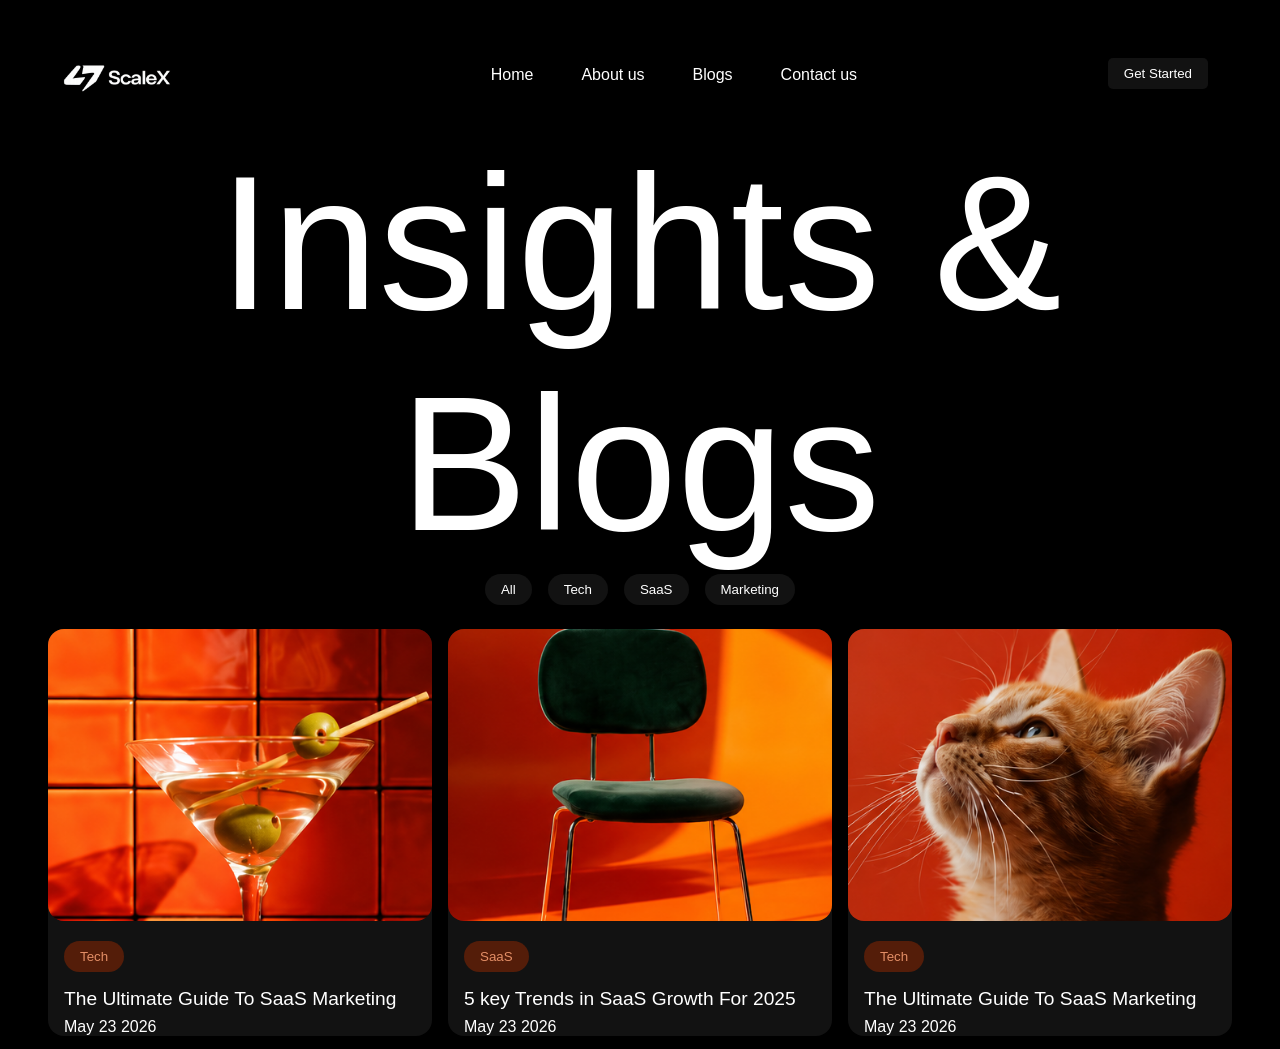
<file: index.html>
<!DOCTYPE html>
<html lang="en">
<head>
    <meta charset="UTF-8">
    <meta name="viewport" content="width=device-width, initial-scale=1.0">
    <title>Document</title>
    <link rel="stylesheet" href="index.css">
</head>
<body>
    <div class="container">
        <!-- navbar -->
        <div class="nav">
            <div>
               <img src="assets/logo1.png" alt="">
            </div>

            <div>
                <ul>
                    <li><a href="#">Home</a></li>
                    <li><a href="#">About us</a></li>
                    <li><a href="#">Blogs</a></li>
                    <li><a href="#">Contact us</a></li>
                </ul>
            </div>

            <div>
               <button>Get Started</button>
            </div>
        </div>

        <!-- hero -->
        <div class="hero">
            <h1>Insights & Blogs</h1>
            <div class="category">
                <button>All</button>
                <button>Tech</button>
                <button>SaaS</button>
                <button>Marketing</button>
            </div>  
        </div>

        <!-- cards -->
        <div class="cards">
            <div class="card">
              <img src="assets/glass.png">
              <button>Tech</button>
              <p>The Ultimate Guide To SaaS Marketing</p>
            <h2>May 23 2026</h2>
            </div>
            <div class="card">
              <img src="assets/chair.png">
              <button>SaaS</button>
              <p>5 key Trends in SaaS Growth For 2025</p>
              <h2>May 23 2026</h2>
            </div>
            <div class="card">
              <img src="assets/cat.png">
              <button>Tech</button>
              <p>The Ultimate Guide To SaaS Marketing</p>
              <h2>May 23 2026</h2>
            </div>
            
        </div>
    </div>
</body>
</html>
</file>
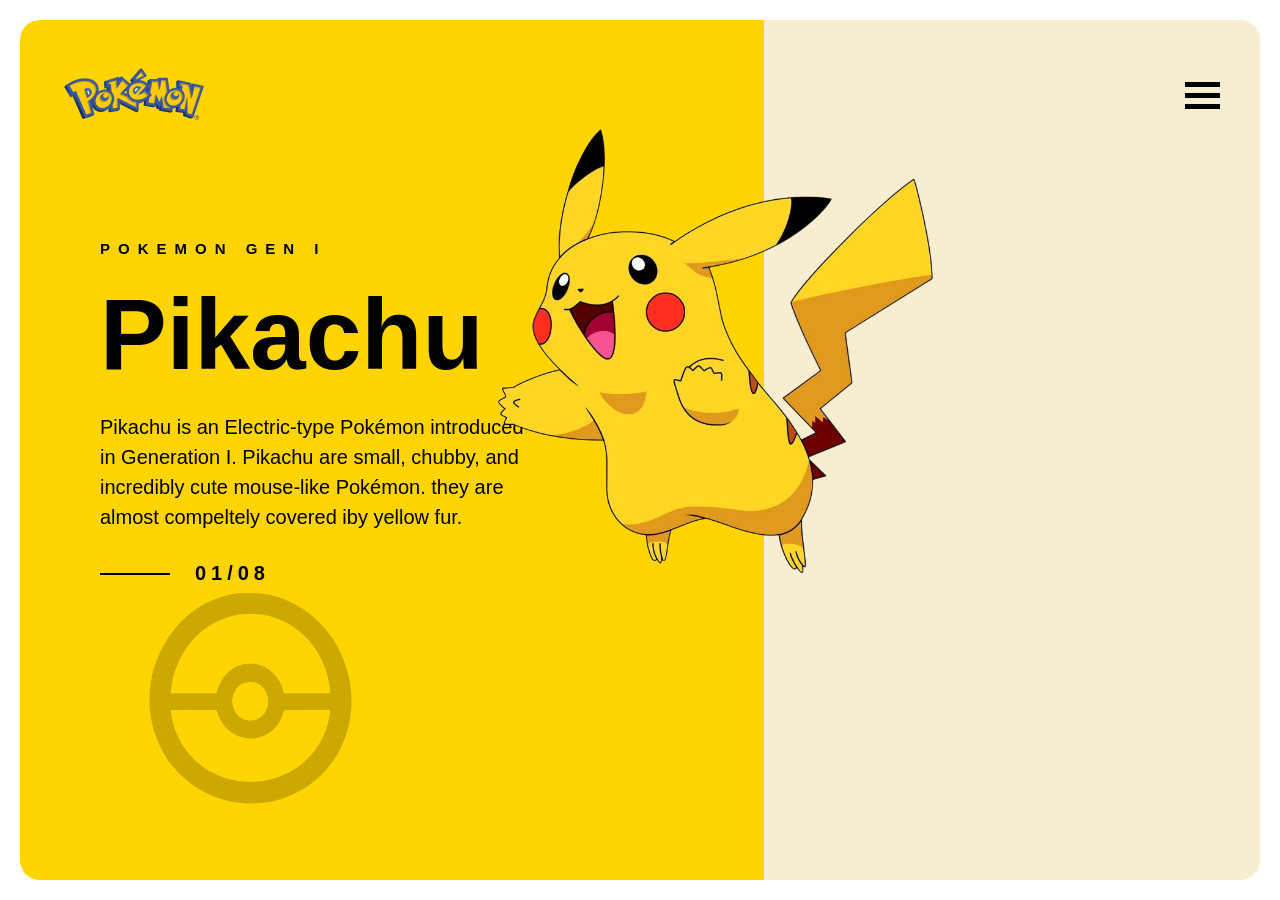
<file: A1/index.html>
<!doctype html>
<html lang="en">
  <head>
    <meta charset="UTF-8" />
    <meta name="viewport" content="width=device-width, initial-scale=1.0" />
    <title>Document</title>
    <link rel="stylesheet" href="index.css" />
  </head>
  <body>
    <div class="container">
      <div class="nav">
        <img src="assets/logo.png" alt="" />
        <div class="menu">
          <div></div>
          <div></div>
          <div></div>
        </div>
      </div>
      <div class="hero">
        <h2>POKEMON GEN I</h2>
        <h1>Pikachu</h1>
        <p>
        Pikachu is an Electric-type Pokémon introduced
        in Generation I. Pikachu are small, chubby,
        and incredibly cute mouse-like Pokémon.
        they are almost compeltely covered iby yellow fur.
      </p>
      <div class="count">
        <span class="line"></span>
        <h3>01/08</h3>
      </div>
      <img src="assets/pikachu.png" alt="Pikachu" />
      <img id="pokeball" src="assets/shadow.png" alt="Pokeball" />
      </div>
    </div>
  </body>
</html>
</file>
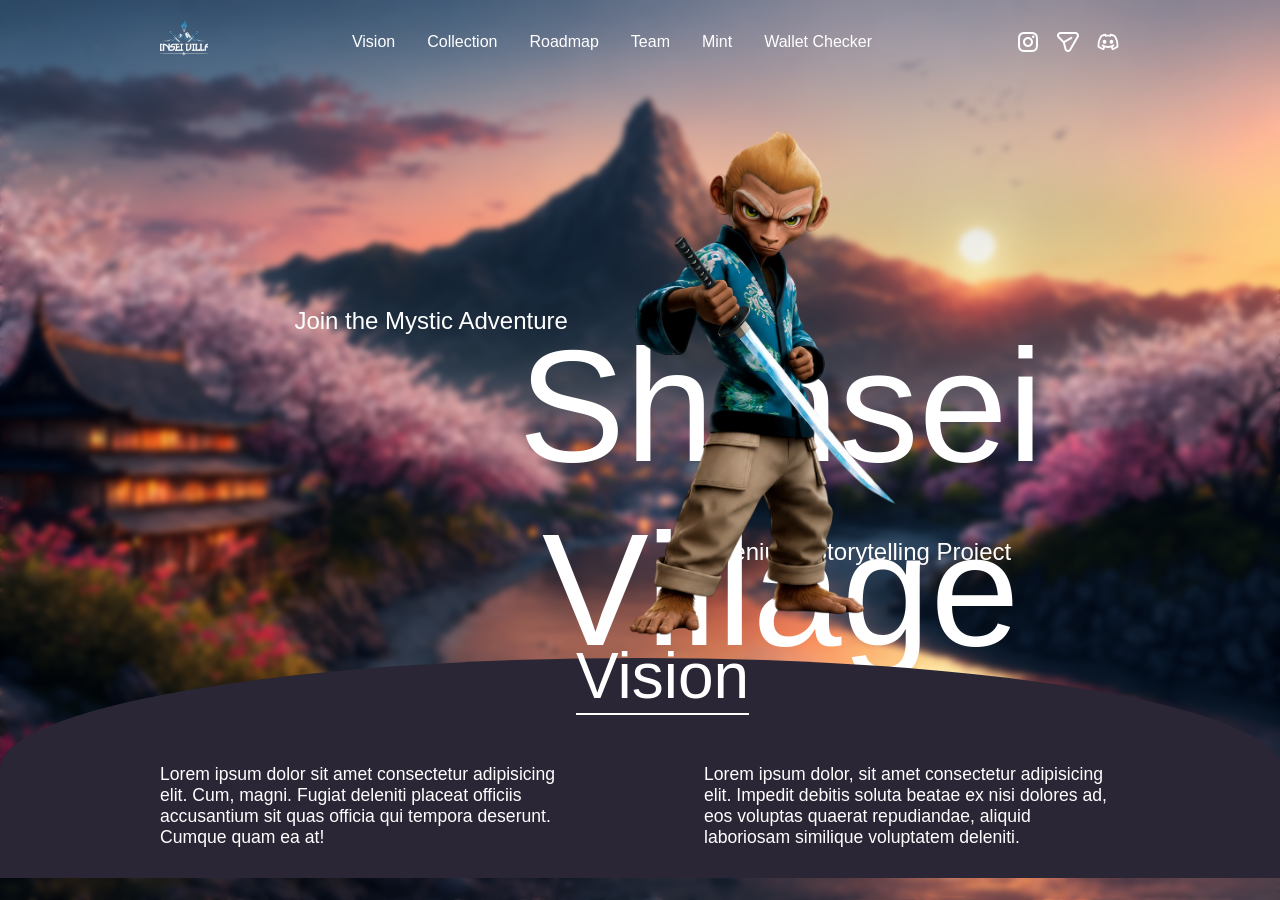
<file: A3/index.html>
<!DOCTYPE html>
<html lang="en">
<head>
    <meta charset="UTF-8">
    <meta name="viewport" content="width=device-width, initial-scale=1.0">
    <title>Document</title>
    <link rel="stylesheet" href="index.css">

</head>
<body>
    <div class="container">
        <div class="nav">
            <div class="logo">
                <img class="logo-img" src="assets/nav.png" alt="">
            </div>
            <div class="links">
                <ul>
                    <li><a href="#">Vision</a></li>
                    <li><a href="#">Collection</a></li>
                    <li><a href="#">Roadmap</a></li>
                    <li><a href="#">Team</a></li>
                    <li><a href="#">Mint</a></li>
                    <li><a href="#">Wallet Checker</a></li>
                    
                </ul>
            </div>
            <div class="social-icons">
                <svg xmlns="http://www.w3.org/2000/svg" viewBox="0 0 24 24" fill="currentColor"><path d="M12.001 9C10.3436 9 9.00098 10.3431 9.00098 12C9.00098 13.6573 10.3441 15 12.001 15C13.6583 15 15.001 13.6569 15.001 12C15.001 10.3427 13.6579 9 12.001 9ZM12.001 7C14.7614 7 17.001 9.2371 17.001 12C17.001 14.7605 14.7639 17 12.001 17C9.24051 17 7.00098 14.7629 7.00098 12C7.00098 9.23953 9.23808 7 12.001 7ZM18.501 6.74915C18.501 7.43926 17.9402 7.99917 17.251 7.99917C16.5609 7.99917 16.001 7.4384 16.001 6.74915C16.001 6.0599 16.5617 5.5 17.251 5.5C17.9393 5.49913 18.501 6.0599 18.501 6.74915ZM12.001 4C9.5265 4 9.12318 4.00655 7.97227 4.0578C7.18815 4.09461 6.66253 4.20007 6.17416 4.38967C5.74016 4.55799 5.42709 4.75898 5.09352 5.09255C4.75867 5.4274 4.55804 5.73963 4.3904 6.17383C4.20036 6.66332 4.09493 7.18811 4.05878 7.97115C4.00703 9.0752 4.00098 9.46105 4.00098 12C4.00098 14.4745 4.00753 14.8778 4.05877 16.0286C4.0956 16.8124 4.2012 17.3388 4.39034 17.826C4.5591 18.2606 4.7605 18.5744 5.09246 18.9064C5.42863 19.2421 5.74179 19.4434 6.17187 19.6094C6.66619 19.8005 7.19148 19.9061 7.97212 19.9422C9.07618 19.9939 9.46203 20 12.001 20C14.4755 20 14.8788 19.9934 16.0296 19.9422C16.8117 19.9055 17.3385 19.7996 17.827 19.6106C18.2604 19.4423 18.5752 19.2402 18.9074 18.9085C19.2436 18.5718 19.4445 18.2594 19.6107 17.8283C19.8013 17.3358 19.9071 16.8098 19.9432 16.0289C19.9949 14.9248 20.001 14.5389 20.001 12C20.001 9.52552 19.9944 9.12221 19.9432 7.97137C19.9064 7.18906 19.8005 6.66149 19.6113 6.17318C19.4434 5.74038 19.2417 5.42635 18.9084 5.09255C18.573 4.75715 18.2616 4.55693 17.8271 4.38942C17.338 4.19954 16.8124 4.09396 16.0298 4.05781C14.9258 4.00605 14.5399 4 12.001 4ZM12.001 2C14.7176 2 15.0568 2.01 16.1235 2.06C17.1876 2.10917 17.9135 2.2775 18.551 2.525C19.2101 2.77917 19.7668 3.1225 20.3226 3.67833C20.8776 4.23417 21.221 4.7925 21.476 5.45C21.7226 6.08667 21.891 6.81333 21.941 7.8775C21.9885 8.94417 22.001 9.28333 22.001 12C22.001 14.7167 21.991 15.0558 21.941 16.1225C21.8918 17.1867 21.7226 17.9125 21.476 18.55C21.2218 19.2092 20.8776 19.7658 20.3226 20.3217C19.7668 20.8767 19.2076 21.22 18.551 21.475C17.9135 21.7217 17.1876 21.89 16.1235 21.94C15.0568 21.9875 14.7176 22 12.001 22C9.28431 22 8.94514 21.99 7.87848 21.94C6.81431 21.8908 6.08931 21.7217 5.45098 21.475C4.79264 21.2208 4.23514 20.8767 3.67931 20.3217C3.12348 19.7658 2.78098 19.2067 2.52598 18.55C2.27848 17.9125 2.11098 17.1867 2.06098 16.1225C2.01348 15.0558 2.00098 14.7167 2.00098 12C2.00098 9.28333 2.01098 8.94417 2.06098 7.8775C2.11014 6.8125 2.27848 6.0875 2.52598 5.45C2.78014 4.79167 3.12348 4.23417 3.67931 3.67833C4.23514 3.1225 4.79348 2.78 5.45098 2.525C6.08848 2.2775 6.81348 2.11 7.87848 2.06C8.94514 2.0125 9.28431 2 12.001 2Z"></path></svg>
                <svg xmlns="http://www.w3.org/2000/svg" viewBox="0 0 24 24" fill="currentColor"><path d="M19.4999 2C20.0945 1.99965 20.6988 2.15061 21.2499 2.46875C22.924 3.43525 23.4977 5.57598 22.5312 7.25L15.0312 20.2402C14.0647 21.9142 11.924 22.488 10.2499 21.5215C9.41368 21.0386 8.85171 20.2606 8.62005 19.3975L6.85345 12.8037L2.02533 7.97461C0.65837 6.60765 0.658729 4.39208 2.02533 3.02539C2.65755 2.39311 3.53385 2.00011 4.49994 2H19.4999ZM4.49994 4C4.08555 4.00011 3.71182 4.167 3.43939 4.43945C2.85354 5.0254 2.85378 5.97494 3.43939 6.56055L7.914 11.0352L14.8906 7.00684C15.3688 6.7308 15.9806 6.89487 16.2568 7.37305C16.5327 7.85124 16.3687 8.46312 15.8906 8.73926L8.914 12.7676L10.5517 18.8789C10.6515 19.2509 10.8913 19.5819 11.2499 19.7891C11.9673 20.2032 12.8845 19.9575 13.2988 19.2402L20.7988 6.25C21.213 5.53256 20.9674 4.61539 20.2499 4.20117C20.0128 4.06427 19.7555 3.99982 19.5009 4H4.49994Z"></path></svg>
                <svg xmlns="http://www.w3.org/2000/svg" viewBox="0 0 24 24" fill="currentColor"><path d="M8.52062 13.8458C7.48059 13.8458 6.63159 12.9014 6.63159 11.7446 6.63159 10.5879 7.45936 9.64331 8.52062 9.64331 9.57123 9.64331 10.4308 10.5879 10.4096 11.7446 10.4096 12.9014 9.57123 13.8458 8.52062 13.8458ZM15.4941 13.8458C14.454 13.8458 13.604 12.9014 13.604 11.7446 13.604 10.5879 14.4328 9.64331 15.4941 9.64331 16.5447 9.64331 17.4043 10.5879 17.3831 11.7446 17.3831 12.9014 16.5553 13.8458 15.4941 13.8458ZM10.1253 4.32296 9.81655 3.76001 9.18323 3.86556C7.71915 4.10958 6.32658 4.54677 5.02544 5.14604L4.79651 5.25148 4.65507 5.46009C2.0418 9.31441 1.3258 13.1087 1.68032 16.8362L1.71897 17.2425 2.04912 17.4824C3.78851 18.7465 5.47417 19.5189 7.12727 20.0257L7.91657 20.2676 9.03013 17.5506C10.9397 18.0226 13.0592 18.0228 14.969 17.5511L16.0757 20.2683 16.8668 20.0256C18.5173 19.5193 20.2137 18.7472 21.9466 17.4811L22.2726 17.243 22.3131 16.8414C22.7491 12.5213 21.616 8.75773 19.3547 5.45652L19.2128 5.24944 18.9846 5.14504C17.6767 4.54685 16.2852 4.10981 14.8309 3.86573L14.2132 3.76207 13.8987 4.30369C13.8112 4.45445 13.7215 4.62464 13.6364 4.79687 12.5441 4.6847 11.456 4.68446 10.3726 4.79652 10.2882 4.62736 10.2025 4.4638 10.1253 4.32296ZM6.71436 16.6102C6.91235 16.7243 7.11973 16.8358 7.32557 16.9381L6.8764 18.034C5.75585 17.6259 4.61837 17.0637 3.4476 16.2557 3.22313 13.1178 3.86092 9.951 6.01196 6.68626 6.90962 6.29123 7.8535 5.98279 8.83606 5.77295 8.89631 5.89831 8.95235 6.02066 8.99839 6.12917L9.27128 6.77238 9.96259 6.67098C11.3152 6.4726 12.6772 6.47234 14.0523 6.67124L14.7424 6.77106 15.0147 6.12917C15.0621 6.01743 15.1167 5.89547 15.1743 5.77322 16.1525 5.98326 17.098 6.29212 18.0029 6.68812 19.8781 9.50857 20.8241 12.6544 20.5486 16.2552 19.3837 17.0625 18.2422 17.6249 17.1193 18.0335L16.6735 16.939C16.8799 16.8365 17.0879 16.7246 17.2865 16.6102 17.7763 16.328 18.3039 15.976 18.6402 15.6397L17.3606 14.3602C17.1969 14.5239 16.837 14.7808 16.3831 15.0423 15.9388 15.2983 15.498 15.5052 15.2164 15.5983 13.2126 16.2608 10.7883 16.2608 8.78443 15.5983 8.50285 15.5052 8.06205 15.2983 7.61772 15.0423 7.16383 14.7808 6.80392 14.5239 6.64017 14.3602L5.36065 15.6397C5.6969 15.976 6.2245 16.328 6.71436 16.6102Z"></path></svg>
            </div>
        </div>
    <div class="hero">
        <h2>Join the Mystic Adventure</h2>
        <h1>Shinsei Village</h1>
        <h3>Geniune Storytelling Project</h3>
        <img src="assets/monkey.png" alt="Shinsei Village">
    </div>
    <div class="vision">
        <h2>Vision</h2>
        <div>
            <p>Lorem ipsum dolor sit amet consectetur adipisicing elit. Cum, magni. Fugiat deleniti placeat officiis accusantium sit quas officia qui tempora deserunt. Cumque quam ea at!</p>
            <p>Lorem ipsum dolor, sit amet consectetur adipisicing elit. Impedit debitis soluta beatae ex nisi dolores ad, eos voluptas quaerat repudiandae, aliquid laboriosam similique voluptatem deleniti.</p>
        </div>
    </div>
    </div>
</body>
</html>
</file>
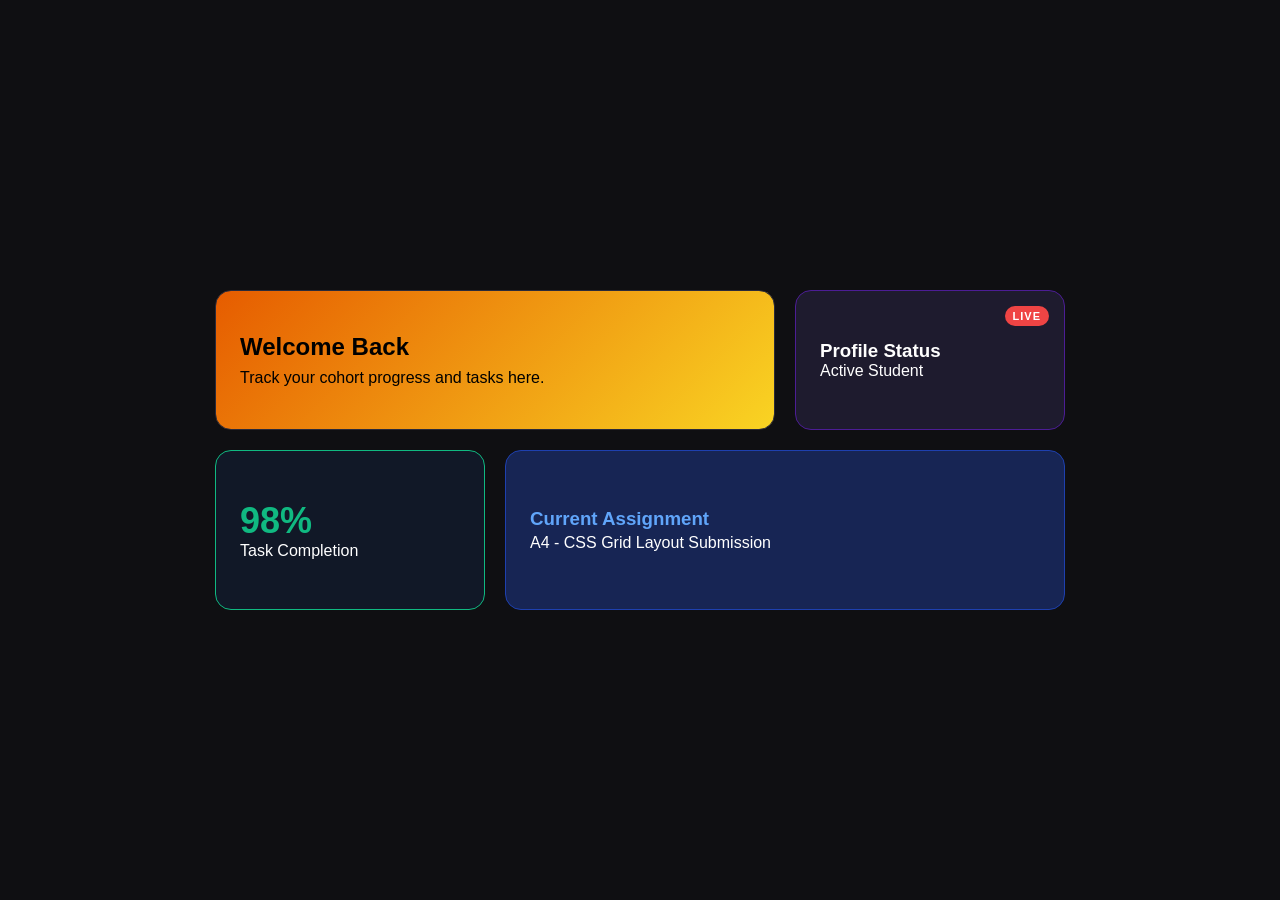
<file: A4/index.html>
<!DOCTYPE html>
<html lang="en">
<head>
    <meta charset="UTF-8">
    <meta name="viewport" content="width=device-width, initial-scale=1.0">
    <title>CSS Grid Assignment - Bento Dashboard</title>
    <link rel="stylesheet" href="index.css">
</head>
<body>

    <div class="dashboard-grid">

        <div class="grid-item welcome-box">
            <h2>Welcome Back</h2>
            <p>Track your cohort progress and tasks here.</p>
        </div>

        <div class="grid-item badge-box">
            <h3>Profile Status</h3>
            <p>Active Student</p>
            <span class="notification-badge">Live</span>
        </div>

        <div class="grid-item stats-box">
            <h3>98%</h3>
            <p>Task Completion</p>
        </div>

        <div class="grid-item feature-box">
            <h3>Current Assignment</h3>
            <p>A4 - CSS Grid Layout Submission</p>
        </div>

    </div>

</body>
</html>
</file>
<file: index.css>
*{
    margin:0;
    padding:0;
    box-sizing:border-box;
}
body{
    font-family: 'Poppins', sans-serif;
    height:100vh;
    width:100%;
    background-color:black;
    color:white;
}
.container{
    height:100%;
    width:100%;
}
.nav{
    display:flex;
    justify-content:space-between;
}
.nav img{
    width:240px;
    margin:0;
    height:auto;
}
.nav ul{
    display:flex;
    list-style:none;
    gap:1rem;
    align-items:center;
}
.nav ul li{
    margin-top:3.6rem;
    padding:0.5rem 1rem;
    border-radius:5px;
    cursor:pointer;
}
a{
    text-decoration:none;
    color:white;
}
.nav button{
    padding:0.5rem 1rem;
    border-radius:5px;
    background-color:#121212;
    color:white;
    border:none;
    cursor:pointer;
    margin-top:3.6rem;
    margin-right:4.5rem;
}
.hero h1{
    font-size:12rem;
    font-weight:500;
    text-align:center;
    margin-top:-2rem;
}
.hero .category{
    display:flex;
    justify-content:center;
    gap:1rem;
}
.hero .category button{
    padding:.5rem 1rem;
    border-radius:1rem;
    background-color:#121212;
    color:white;
    border:none;
    cursor:pointer;
}
.cards{
    display:flex;
    justify-content:center;
    gap:1rem;
    margin-top:1rem;
}
.cards .card{
    width:30%;
    height:30%;
    background-color:#121212;
    margin-top:0.5rem;
    border-radius:1rem;
    margin-bottom: 0.8rem;
}
.cards .card img{
    width:100%;
    height:100%;
    margin-bottom:1rem;
    border-radius:1rem;
}
.card button{
    padding:.5rem 1rem;
    border-radius:1rem;
    background-color:#541d09;
    color:#e38e66;
    border:none;
    cursor:pointer;
    margin-bottom:1rem;
    margin-left:1rem;
}
.card p{
    margin-left:1rem;
    font-size:1.2rem;
}
.card h2{
    margin-left: 1rem;
    font-size: 1rem;
    font-weight: 300;
    margin-top: 0.5rem;
}
</file>
<file: A1/index.css>
*{
    margin:0;
    padding:0;
    box-sizing:border-box;
    font-family:Arial, Helvetica, sans-serif;
}
body{
    height:100vh;
    width:100%;
    padding:20px;
    
}
.container{
    height:100%;
    width:100%;
    background:linear-gradient(
        to right,
        #ffd400 60%,
        #f7edd0 40%
    );
    padding:0 40px;
    border-radius:20px;
    position:relative;
    overflow:hidden;
}
.nav{
    display:flex;
    justify-content:space-between;
    align-items:center;
}
.nav img{
    height:150px;
    width:150px;
}
.menu{
    cursor:pointer;
}
.menu div{
    width:35px;
    height:5px;
    background-color:black;
    margin:6px 0;
}
.hero{
    margin-top:70px;
    padding-left:40px;
}
.hero h2{
    font-size:15px;
    letter-spacing:8px;
}
.hero h1{
    font-size:100px;
    margin:20px 0;
}
.hero p{
    font-size:20px;
    width:430px;
    line-height:30px;
}
.count{
    display:flex;
    justify-content:space-between;
    align-items:center;
    width:170px;
}
.line{
    height:2px;
    width:70px;
    background-color:black;
    margin-top:30px;
}
.count h3{
    font-size:20px;
    margin-top:30px;
    letter-spacing:5px;
}
.hero img{
    height:450px;
    width:450px;
    margin-top:50px;
    position:absolute;
    right:318px;
    top:57px;
}
#pokeball{
    height:300px;
    width:400px;
    position:absolute;
    left:30px;
    top:470px;
    opacity:0.2;
}
</file>
<file: A3/index.css>
*{
    margin: 0;
    padding: 0;
    box-sizing: border-box;
}
html, body{
    height: 100%;
    width: 100%;
    background-image: url("assets/bg.png");
    background-size: cover;
}
.container{
    height: 100%;
    width: 100%;
    backdrop-filter: blur(3px);
}
.nav{
    width: 100%;
    display: flex;
    gap: 9rem;
    justify-content: center;
    align-items: center;
    padding: 1rem;
}
.nav .logo-img{
    height: 3rem;
    width: 3rem;
    object-fit: cover;
}
.nav .links ul{
    display: flex;
    gap: 2rem;
    list-style: none;
    font-family: 'Segoe UI', Tahoma, Geneva, Verdana, sans-serif;
}
.nav .links a{
    text-decoration: none;
    color: white;
    font-size: 1rem;
}
.nav .links a:hover{
    color: #ff4d4d;
}
.nav .social-icons{
    display: flex;
    gap: 1rem;
}
.nav .social-icons svg{
    height: 1.5rem;
    width: 1.5rem;
    fill: white;
    cursor: pointer;
}
.nav .social-icons svg:hover{
    fill: #ff4d4d;
}
.hero{
    width: 100%;
    text-align: center;
    color: white;
    height: 80vh;
    position: relative;
}

.hero img{
    height: 33rem;
    width: 33rem;
    position: absolute;
    left:31rem;
    top: 2rem;
    object-fit: cover;
}
.hero h1{
    font-size: 10rem;
    font-family:'Gill Sans', 'Gill Sans MT', Calibri, 'Trebuchet MS', sans-serif;
    font-weight: 300;
    position: absolute;
    left: 22%;
    top: 32%;
}
.hero h2{
    font-size: 1.5rem;
    font-family: 'Segoe UI', Tahoma, Geneva, Verdana, sans-serif;
    font-weight: 400;
    position: absolute;
    left: 23%;
    top: 31%;
}
.hero h3{
    font-size: 1.5rem;
    font-family: 'Segoe UI', Tahoma, Geneva, Verdana, sans-serif;
    font-weight: 400;
    position: absolute;
    right: 21%;
    top: 63%;
}
.hero::after{
    content: "";
    position: absolute;
    bottom: -74px;
    left: 50%;
    transform: translateX(-50%);
    width: 100%;
    height: 220px;
    background: #2b2635;
    border-radius:  50% 50% 0 0;
}
.vision{
    background: #2b2635;
    
}
.vision h2{
    color: white;
    position: absolute;
    left: 45%;
    top: 71%;
    font-size: 4rem;
    font-weight: 400;
    font-family: 'Segoe UI', Tahoma, Geneva, Verdana, sans-serif;
    text-align: center;
    z-index: 1;
    border-bottom: 2px solid #ffff;
}
.vision div{
    display: flex;
    justify-content: center;
    align-items: center;
    position: absolute;
    gap: 2rem;
    color: white;
    font-family: 'Segoe UI', Tahoma, Geneva, Verdana, sans-serif;
    font-size: 1.1rem;
    
}
.vision div p{
    width: 40%;
    padding: 0 3rem;
    margin-top: -2.5rem;
}
</file>
<file: A4/index.css>
* {
    margin: 0;
    padding: 0;
    box-sizing: border-box;
    font-family: 'Segoe UI', Tahoma, Geneva, Verdana, sans-serif;
}

body {
    background-color: #0f0f12;
    color: #ffffff;
    min-height: 100vh;
    display: flex;
    justify-content: center;
    align-items: center;
    padding: 20px;
}

.dashboard-grid {
    display: grid;
    grid-template-columns: repeat(3, 1fr);
    grid-template-rows: 140px 160px;
    gap: 20px;
    width: 100%;
    max-width: 850px;
}

.grid-item {
    background-color: #1a1a24;
    border: 1px solid #2a2a3a;
    border-radius: 16px;
    padding: 24px;
    display: flex;
    flex-direction: column;
    justify-content: center;
}

.welcome-box {
    grid-column: span 2;
    background: linear-gradient(135deg, #e65c00, #f9d423);
    color: #000;
}

.welcome-box h2 {
    font-size: 24px;
    margin-bottom: 8px;
}

.badge-box {
    position: relative;
    background-color: #1e1b2e;
    border-color: #4c1d95;
}

.notification-badge {
    position: absolute;
    top: 15px;
    right: 15px;
    background-color: #ef4444;
    color: white;
    font-size: 11px;
    font-weight: bold;
    text-transform: uppercase;
    padding: 4px 8px;
    border-radius: 20px;
    letter-spacing: 1px;
}

.stats-box {
    background-color: #111827;
    border-color: #10b981;
}

.stats-box h3 {
    font-size: 36px;
    color: #10b981;
}

.feature-box {
    grid-column: span 2;
    background-color: #172554;
    border-color: #1e40af;
}

.feature-box h3 {
    color: #60a5fa;
    margin-bottom: 4px;
}
</file>
